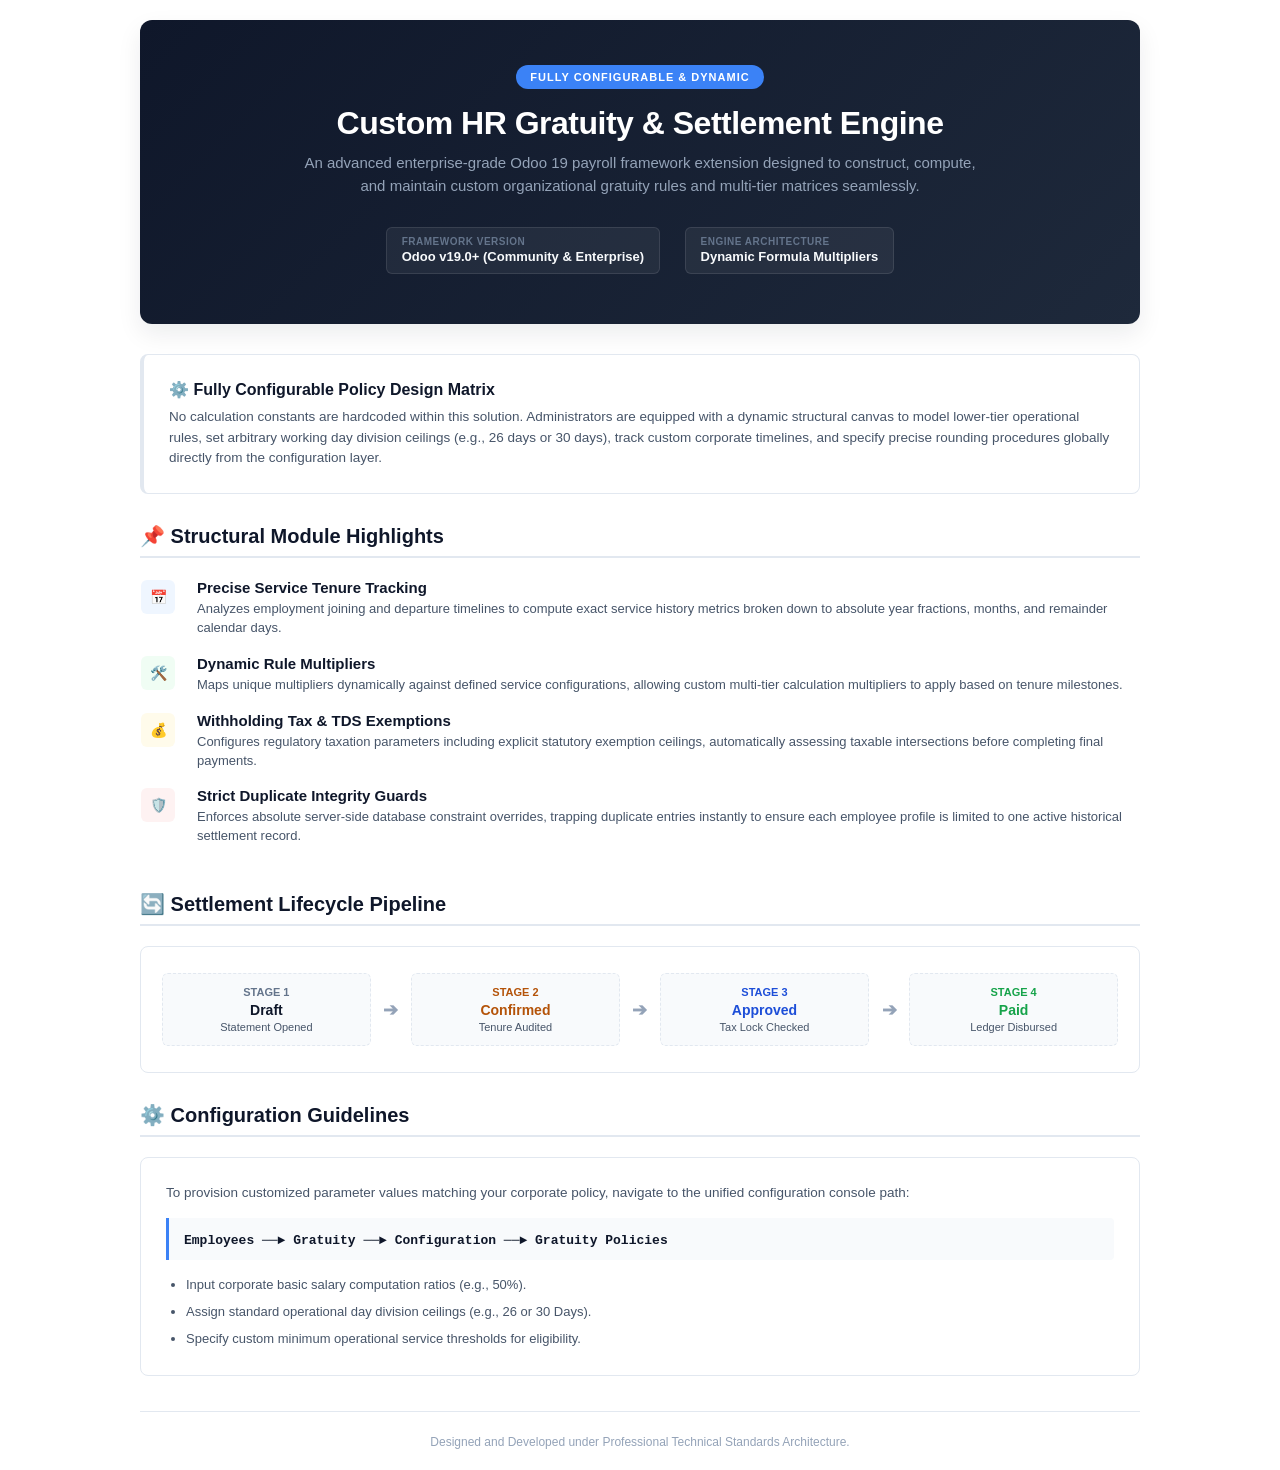
<file: hr_gratuity/static/description/index.html>
<!DOCTYPE html>
<html lang="en">
<head>
    <meta charset="UTF-8">
    <title>HR Gratuity &amp; Final Settlement Engine</title>
    <style>
        /* ─── ODOO 19 NATIVE DYNAMIC THEME VARIATION ─── */
        :root {
            --gratuity-title-color: #0f172a;
            --gratuity-text-color: #475569;
            --gratuity-card-bg: #ffffff;
            --gratuity-card-border: #e2e8f0;
            --gratuity-code-bg: #f8fafc;
        }

        /* Seamless variable swap when system or Odoo enters Dark Mode */
        @media (prefers-color-scheme: dark) {
            :root {
                --gratuity-title-color: #f8fafc !important;
                --gratuity-text-color: #cbd5e1 !important;
                --gratuity-card-bg: #1e293b !important;
                --gratuity-card-border: #334155 !important;
                --gratuity-code-bg: #0f172a !important;
            }
        }

        /* Odoo Web Client Native Dark Mode Class Protection Hooks */
        .o_web_client.o_darkmode :root,
        .o_darkmode :root,
        [data-bs-theme="dark"] :root {
            --gratuity-title-color: #f8fafc !important;
                --gratuity-text-color: #cbd5e1 !important;
                --gratuity-card-bg: #1e293b !important;
                --gratuity-card-border: #334155 !important;
                --gratuity-code-bg: #0f172a !important;
        }

        .gratuity-text-title { color: var(--gratuity-title-color) !important; }
        .gratuity-text-p { color: var(--gratuity-text-color) !important; }
        .gratuity-card { background-color: var(--gratuity-card-bg) !important; border-color: var(--gratuity-card-border) !important; }
        .gratuity-code-block { background-color: var(--gratuity-code-bg) !important; }
        .gratuity-pipeline-box { background-color: var(--gratuity-code-bg) !important; border-color: var(--gratuity-card-border) !important; color: var(--gratuity-title-color) !important; }
    </style>
</head>
<body style="margin: 0; padding: 0; background: transparent; font-family: 'Segoe UI', Roboto, Helvetica, Arial, sans-serif; transition: all 0.3s ease;">

<div style="max-width: 1000px; margin: 0 auto; padding: 20px 15px;">

    <div style="background: linear-gradient(135deg, #0f172a 0%, #1e293b 100%); border-radius: 12px; padding: 45px 35px; text-align: center; margin-bottom: 30px; box-shadow: 0 10px 25px rgba(15, 23, 42, 0.08); position: relative; overflow: hidden;">
        <span style="background-color: #3b82f6; color: white; padding: 6px 14px; border-radius: 20px; font-size: 11px; font-weight: bold; text-transform: uppercase; letter-spacing: 1px; display: inline-block; margin-bottom: 15px;">Fully Configurable &amp; Dynamic</span>
        <h1 style="color: #ffffff; font-size: 32px; font-weight: 800; margin: 0 0 10px 0; letter-spacing: -0.5px; line-height: 1.2;">Custom HR Gratuity &amp; Settlement Engine</h1>
        <p style="color: #94a3b8; font-size: 15px; max-width: 700px; margin: 0 auto 25px auto; line-height: 1.5;">
            An advanced enterprise-grade Odoo 19 payroll framework extension designed to construct, compute, and maintain custom organizational gratuity rules and multi-tier matrices seamlessly.
        </p>

        <div style="display: block; text-align: center;">
            <div style="display: inline-block; background: rgba(255,255,255,0.06); border: 1px solid rgba(255,255,255,0.1); border-radius: 6px; padding: 8px 15px; margin: 5px 10px; text-align: left;">
                <span style="color: #64748b; font-size: 10px; display: block; text-transform: uppercase; font-weight: bold; letter-spacing: 0.5px;">Framework Version</span>
                <span style="color: #f8fafc; font-size: 13px; font-weight: 600;">Odoo v19.0+ (Community &amp; Enterprise)</span>
            </div>
            <div style="display: inline-block; background: rgba(255,255,255,0.06); border: 1px solid rgba(255,255,255,0.1); border-radius: 6px; padding: 8px 15px; margin: 5px 10px; text-align: left;">
                <span style="color: #64748b; font-size: 10px; display: block; text-transform: uppercase; font-weight: bold; letter-spacing: 0.5px;">Engine Architecture</span>
                <span style="color: #f8fafc; font-size: 13px; font-weight: 600;">Dynamic Formula Multipliers</span>
            </div>
        </div>
    </div>

    <div class="gratuity-card" style="border: 1px solid #e2e8f0; border-radius: 8px; padding: 25px; margin-bottom: 30px; border-left: 4px solid #3b82f6; transition: all 0.3s ease;">
        <h4 class="gratuity-text-title" style="margin: 0 0 8px 0; font-size: 16px; font-weight: 700;">⚙️ Fully Configurable Policy Design Matrix</h4>
        <p class="gratuity-text-p" style="margin: 0; font-size: 13.5px; line-height: 1.5;">
            No calculation constants are hardcoded within this solution. Administrators are equipped with a dynamic structural canvas to model lower-tier operational rules, set arbitrary working day division ceilings (e.g., 26 days or 30 days), track custom corporate timelines, and specify precise rounding procedures globally directly from the configuration layer.
        </p>
    </div>

    <h3 class="gratuity-text-title" style="font-size: 20px; font-weight: 800; margin: 0 0 20px 0; border-bottom: 2px solid #e2e8f0; padding-bottom: 8px;">📌 Structural Module Highlights</h3>
    
    <table style="width: 100%; border-collapse: separate; border-spacing: 0 15px; margin-top: -15px; margin-bottom: 25px;">
        <tr>
            <td style="width: 45px; vertical-align: top; padding-top: 2px;">
                <div style="background-color: #eff6ff; color: #1d4ed8; width: 34px; height: 34px; border-radius: 6px; text-align: center; line-height: 34px; font-weight: bold; font-size: 14px;">📅</div>
            </td>
            <td style="vertical-align: top; padding-left: 10px;">
                <h4 class="gratuity-text-title" style="margin: 0 0 4px 0; font-size: 15px; font-weight: 700;">Precise Service Tenure Tracking</h4>
                <p class="gratuity-text-p" style="margin: 0; font-size: 13px; line-height: 1.45;">Analyzes employment joining and departure timelines to compute exact service history metrics broken down to absolute year fractions, months, and remainder calendar days.</p>
            </td>
        </tr>
        <tr>
            <td style="width: 45px; vertical-align: top; padding-top: 2px;">
                <div style="background-color: #f0fdf4; color: #15803d; width: 34px; height: 34px; border-radius: 6px; text-align: center; line-height: 34px; font-weight: bold; font-size: 14px;">🛠️</div>
            </td>
            <td style="vertical-align: top; padding-left: 10px;">
                <h4 class="gratuity-text-title" style="margin: 0 0 4px 0; font-size: 15px; font-weight: 700;">Dynamic Rule Multipliers</h4>
                <p class="gratuity-text-p" style="margin: 0; font-size: 13px; line-height: 1.45;">Maps unique multipliers dynamically against defined service configurations, allowing custom multi-tier calculation multipliers to apply based on tenure milestones.</p>
            </td>
        </tr>
        <tr>
            <td style="width: 45px; vertical-align: top; padding-top: 2px;">
                <div style="background-color: #fffbeb; color: #b45309; width: 34px; height: 34px; border-radius: 6px; text-align: center; line-height: 34px; font-weight: bold; font-size: 14px;">💰</div>
            </td>
            <td style="vertical-align: top; padding-left: 10px;">
                <h4 class="gratuity-text-title" style="margin: 0 0 4px 0; font-size: 15px; font-weight: 700;">Withholding Tax &amp; TDS Exemptions</h4>
                <p class="gratuity-text-p" style="margin: 0; font-size: 13px; line-height: 1.45;">Configures regulatory taxation parameters including explicit statutory exemption ceilings, automatically assessing taxable intersections before completing final payments.</p>
            </td>
        </tr>
        <tr>
            <td style="width: 45px; vertical-align: top; padding-top: 2px;">
                <div style="background-color: #fef2f2; color: #b91c1c; width: 34px; height: 34px; border-radius: 6px; text-align: center; line-height: 34px; font-weight: bold; font-size: 14px;">🛡️</div>
            </td>
            <td style="vertical-align: top; padding-left: 10px;">
                <h4 class="gratuity-text-title" style="margin: 0 0 4px 0; font-size: 15px; font-weight: 700;">Strict Duplicate Integrity Guards</h4>
                <p class="gratuity-text-p" style="margin: 0; font-size: 13px; line-height: 1.45;">Enforces absolute server-side database constraint overrides, trapping duplicate entries instantly to ensure each employee profile is limited to one active historical settlement record.</p>
            </td>
        </tr>
    </table>

    <h3 class="gratuity-text-title" style="font-size: 20px; font-weight: 800; margin: 30px 0 20px 0; border-bottom: 2px solid #e2e8f0; padding-bottom: 8px;">🔄 Settlement Lifecycle Pipeline</h3>
    
    <div class="gratuity-card" style="border: 1px solid #e2e8f0; border-radius: 8px; padding: 25px 20px; margin-bottom: 30px; transition: all 0.3s ease;">
        <table style="width: 100%; border-collapse: collapse; text-align: center;">
            <tr>
                <td style="width: 22%;">
                    <div class="gratuity-pipeline-box" style="border: 1px dashed #cbd5e1; padding: 12px 8px; border-radius: 6px;">
                        <span style="font-size: 11px; font-weight: bold; color: #64748b; text-transform: uppercase; display: block; margin-bottom: 4px;">Stage 1</span>
                        <strong style="font-size: 14px; display: block;">Draft</strong>
                        <span class="gratuity-text-p" style="font-size: 11px; display: block; margin-top: 3px;">Statement Opened</span>
                    </div>
                </td>
                <td style="width: 4%; color: #94a3b8; font-size: 18px; font-weight: bold;">➔</td>
                <td style="width: 22%;">
                    <div class="gratuity-pipeline-box" style="border: 1px dashed #fcd34d; padding: 12px 8px; border-radius: 6px;">
                        <span style="font-size: 11px; font-weight: bold; color: #b45309; text-transform: uppercase; display: block; margin-bottom: 4px;">Stage 2</span>
                        <strong style="font-size: 14px; display: block; color: #b45309;">Confirmed</strong>
                        <span class="gratuity-text-p" style="font-size: 11px; display: block; margin-top: 3px;">Tenure Audited</span>
                    </div>
                </td>
                <td style="width: 4%; color: #94a3b8; font-size: 18px; font-weight: bold;">➔</td>
                <td style="width: 22%;">
                    <div class="gratuity-pipeline-box" style="border: 1px dashed #93c5fd; padding: 12px 8px; border-radius: 6px;">
                        <span style="font-size: 11px; font-weight: bold; color: #1d4ed8; text-transform: uppercase; display: block; margin-bottom: 4px;">Stage 3</span>
                        <strong style="font-size: 14px; display: block; color: #1d4ed8;">Approved</strong>
                        <span class="gratuity-text-p" style="font-size: 11px; display: block; margin-top: 3px;">Tax Lock Checked</span>
                    </div>
                </td>
                <td style="width: 4%; color: #94a3b8; font-size: 18px; font-weight: bold;">➔</td>
                <td style="width: 22%;">
                    <div class="gratuity-pipeline-box" style="border: 1px dashed #86efac; padding: 12px 8px; border-radius: 6px;">
                        <span style="font-size: 11px; font-weight: bold; color: #16a34a; text-transform: uppercase; display: block; margin-bottom: 4px;">Stage 4</span>
                        <strong style="font-size: 14px; display: block; color: #16a34a;">Paid</strong>
                        <span class="gratuity-text-p" style="font-size: 11px; display: block; margin-top: 3px;">Ledger Disbursed</span>
                    </div>
                </td>
            </tr>
        </table>
    </div>

    <h3 class="gratuity-text-title" style="font-size: 20px; font-weight: 800; margin: 30px 0 20px 0; border-bottom: 2px solid #e2e8f0; padding-bottom: 8px;">⚙️ Configuration Guidelines</h3>
    
    <div class="gratuity-card" style="border: 1px solid #e2e8f0; border-radius: 8px; padding: 25px; margin-bottom: 20px; transition: all 0.3s ease;">
        <p class="gratuity-text-p" style="margin: 0 0 15px 0; font-size: 13.5px; line-height: 1.5;">
            To provision customized parameter values matching your corporate policy, navigate to the unified configuration console path:
        </p>
        <div class="gratuity-code-block" style="border-left: 3px solid #3b82f6; padding: 12px 15px; margin-bottom: 15px; border-radius: 0 4px 4px 0;">
            <code class="gratuity-text-title" style="font-family: Consolas, Monaco, monospace; font-size: 13px; font-weight: bold;">Employees ──► Gratuity ──► Configuration ──► Gratuity Policies</code>
        </div>
        <ul class="gratuity-text-p" style="margin: 0; padding-left: 20px; font-size: 13px; line-height: 1.6;">
            <li style="margin-bottom: 6px;">Input corporate basic salary computation ratios (e.g., 50%).</li>
            <li style="margin-bottom: 6px;">Assign standard operational day division ceilings (e.g., 26 or 30 Days).</li>
            <li style="margin-bottom: 0;">Specify custom minimum operational service thresholds for eligibility.</li>
        </ul>
    </div>

    <div style="text-align: center; padding-top: 20px; border-top: 1px solid #e2e8f0; margin-top: 35px;">
        <span style="font-size: 12px; color: #94a3b8; font-weight: 500;">Designed and Developed under Professional Technical Standards Architecture.</span>
    </div>

</div>

</body>
</html>
</file>
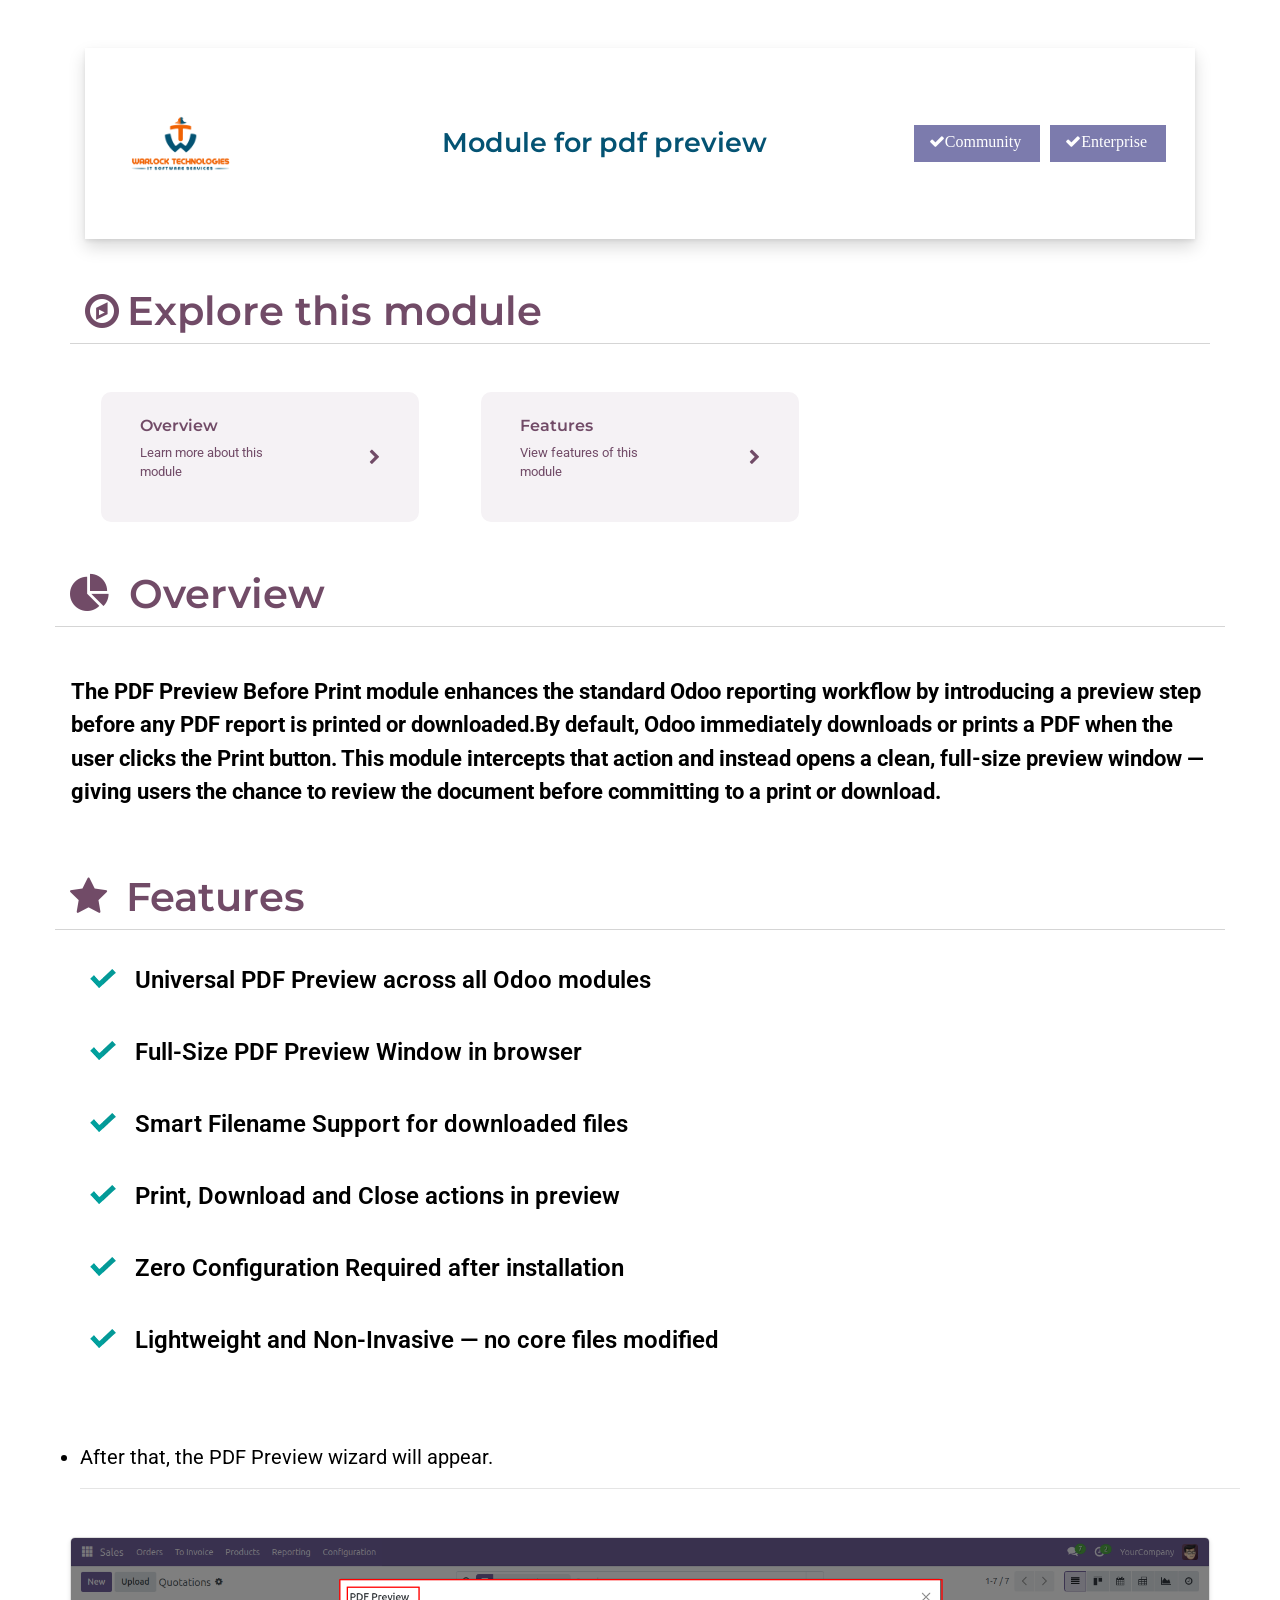
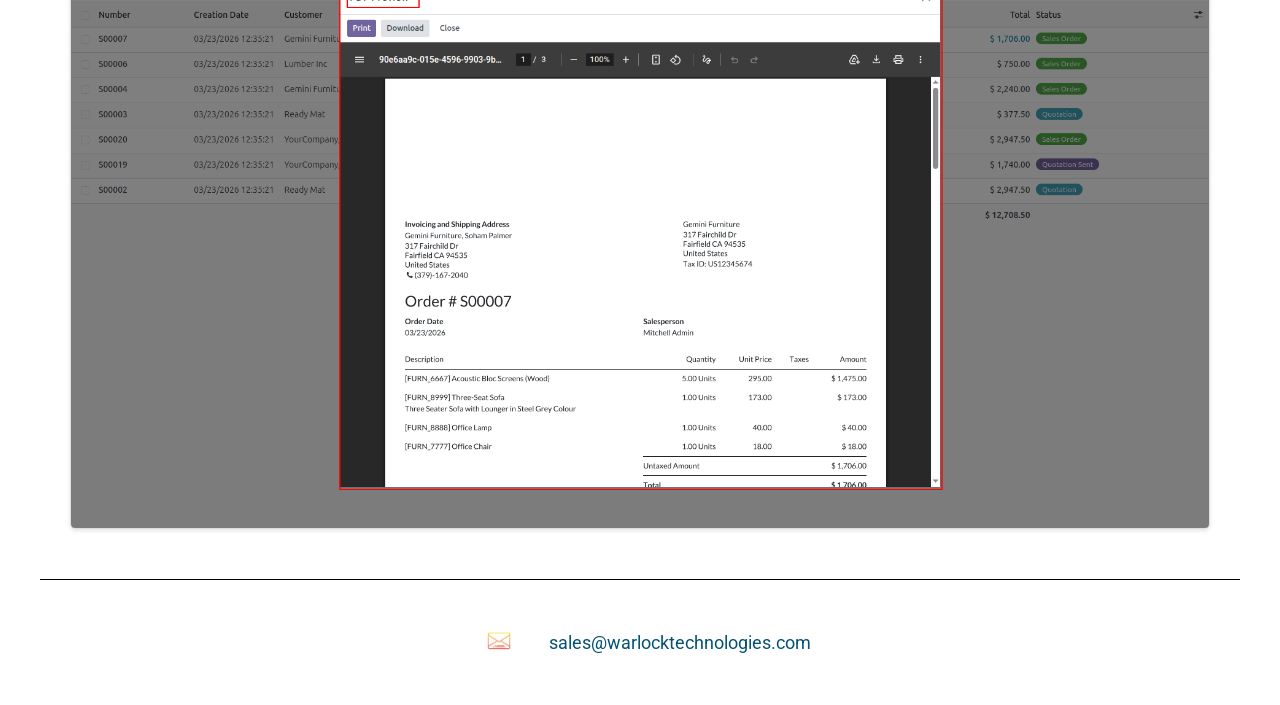
<file: wt_pdf_preview/static/description/index.html>
<!DOCTYPE html>
<html>
<head>
    <meta charset="utf-8" />
    <meta http-equiv="X-UA-Compatible" content="IE=edge">
    <title>Odoo</title>
    <meta name="viewport" content="width=device-width, initial-scale=1">
    <link rel="stylesheet" href="https://stackpath.bootstrapcdn.com/bootstrap/4.3.1/css/bootstrap.min.css">
    <link href="https://fonts.googleapis.com/css?family=Montserrat" rel="stylesheet">
    <link href="https://stackpath.bootstrapcdn.com/font-awesome/4.7.0/css/font-awesome.min.css" rel="stylesheet" integrity="sha384-wvfXpqpZZVQGK6TAh5PVlGOfQNHSoD2xbE+QkPxCAFlNEevoEH3Sl0sibVcOQVnN" crossorigin="anonymous">
    <link href="https://fonts.googleapis.com/css?family=Roboto:400,500,700&display=swap" rel="stylesheet">
    <link href="https://apps.odoocdn.com/web/content/7297172-19e3d31/1/web.assets_frontend.css" rel="stylesheet">

    <style>
        /* Define alignment for images within oe_screenshot class */
        .oe_screenshot img {
            border: 1px solid #ddd;
            border-radius: 5px;
            box-shadow: 0 2px 4px rgba(0, 0, 0, 0.1);
            margin-left: 30px;
        }
    </style>
</head>

<body>
    <!-- Main container with relative positioning -->
    <div class="container position-relative">
        <!-- Header section -->
        <div class="position-relative my-5">
            <div class="row no-gutters shadow-sm">
                <!-- Header content -->
                <div class="col-md-12">
                    <div class="bg-white h-100 d-flex justify-content-between align-items-center shadow p-4">
                        <!-- Logo -->
                        <div class="text-center mr-lg-5 mb-3 mb-lg-0">
                            <a class="btn p-2" href="http://warlocktechnologies.com/" target="_blank">
                                <img src="icon.png" alt="warlock-logo" style="height: 125px">
                            </a>
                        </div>
                        
                        <!-- Title -->
                        <div class="text-center flex-grow-1">
                            <h4 style="font-family: 'Montserrat', sans-serif !important; font-weight: 600 !important; color: #045373 !important; font-size: 1.7rem !important; margin-bottom: 0;">
                                Module for pdf preview
                            </h4>
                        </div>

                        <!-- Badges -->
                        <div class="d-flex align-items-center">
                            <div style="background-color: #7C7BAD !important; color: #fff !important; font-weight: 600 !important; padding: 5px 15px 8px !important; margin: 0 5px !important;">
                                <i class="fa fa-check mr-1">Community</i>
                            </div>
                            <div style="background-color: #7C7BAD !important; color: #fff !important; font-weight: 600 !important; padding: 5px 15px 8px !important; margin: 0 5px !important;">
                                <i class="fa fa-check mr-1">Enterprise</i>
                            </div>
                        </div>
                    </div>
                </div>
            </div>
        </div>


        <!-- Explore module section -->
        <div class="row">
            <!-- Overview -->
            <div class="col-md-12" style="border-bottom: 1px solid #d5d5d5 !important; margin-bottom: 2rem !important">
                <h2 style="font-family: 'Montserrat', sans-serif !important; font-weight: 600 !important; color: #714B67 !important; font-size: 2.5rem !important;">
                    <i class="fa fa-compass mr-2"></i>Explore this module
                </h2>
            </div>

            <!-- Overview -->
            <div class="col-md-4">
                <a href="#overview" style="text-decoration: none !important;">
                    <div class="row" style="background-color: #f5f2f5 !important; border-radius: 10px !important; margin: 1rem !important; padding: 1.5em !important; height: auto !important;">
                        <div class="col-8">
                            <h3 style="font-family: 'Montserrat', sans-serif !important; font-weight: 600 !important; color: #714B67 !important; font-size: 1.0rem !important;">
                                Overview
                            </h3>
                            <p style="font-family: 'Roboto', sans-serif !important; font-weight: 400 !important; color: #714B67 !important; font-size: 0.8rem !important;">
                                Learn more about this module
                            </p>
                        </div>
                        <div class="col-4 text-right d-flex justify-content-end align-items-center">
                            <i class="fa fa-chevron-right" style="color: #714B67 !important;"></i>
                        </div>
                    </div>
                </a>
            </div>

            <!-- Features -->
            <div class="col-md-4">
                <a href="#features" style="text-decoration: none !important;">
                    <div class="row" style="background-color: #f5f2f5 !important; border-radius: 10px !important; margin: 1rem !important; padding: 1.5em !important; height: auto !important;">
                        <div class="col-8">
                            <h3 style="font-family: 'Montserrat', sans-serif !important; font-weight: 600 !important; color: #714B67 !important; font-size: 1.0rem !important;">
                                Features
                            </h3>
                            <p style="font-family: 'Roboto', sans-serif !important; font-weight: 400 !important; color: #714B67 !important; font-size: 0.8rem !important;">
                                View features of this module
                            </p>
                        </div>
                        <div class="col-4 text-right d-flex justify-content-end align-items-center">
                            <i class="fa fa-chevron-right" style="color: #714B67 !important;"></i>
                        </div>
                    </div>
                </a>
            </div>

        <!-- Overview Section -->
        <div class="row" id="overview">
            <!-- Overview Heading -->
            <div class="col-md-12" style="border-bottom: 1px solid #d5d5d5 !important; margin: 2rem 0 !important">
                <h2 style="font-family: 'Montserrat', sans-serif !important; font-weight: 600 !important; color: #714B67 !important; font-size: 2.5rem !important;justify-content: center !important;">
                    <i class="fa fa-pie-chart mr-2"></i> Overview
                </h2>
            </div>
            <!-- Overview Content -->
            <div class="col-md-12 pl-3 py-3 d-flex">
                <div>
                    <p style="font-family: 'Roboto', sans-serif !important; font-weight: 400 !important; color: #000000 !important; font-size: 1.4rem !important;"><b>
                        The PDF Preview Before Print module enhances the standard Odoo reporting 
                        workflow by introducing a preview step before any PDF report is printed 
                        or downloaded.By default, Odoo immediately downloads or prints a PDF when the user 
                        clicks the Print button. This module intercepts that action and instead 
                        opens a clean, full-size preview window — giving users the chance to 
                        review the document before committing to a print or download.</b></p>
                </div>
            </div>
        </div>

        <!-- Features Section -->
        <div class="row" id="features">
            <!-- Features Heading -->
            <div class="col-md-12" style="border-bottom: 1px solid #d5d5d5 !important; margin: 2rem 0 !important">
                <h2 style="font-family: 'Montserrat', sans-serif !important; font-weight: 600 !important; color: #714B67 !important; font-size: 2.5rem !important;">
                    <i class="fa fa-star mr-2"></i> Features
                </h2>
            </div>

            <!-- Features Content -->
            <div class="col-md-12 pl-3 py-1 d-flex">
                <div>
                    <img src="check.png">
                </div>
                <div>
                    <h4 style="font-family: 'Roboto', sans-serif !important; font-weight: 600 !important; color: #000000 !important; font-size: 1.5rem !important;">
                        Universal PDF Preview across all Odoo modules
                    </h4>
                </div>
            </div>
            <div class="col-md-12 pl-3 py-1 d-flex">
                <div>
                    <img src="check.png">
                </div>
                <div>
                    <h4
                        style="font-family: 'Roboto', sans-serif !important; font-weight: 600 !important; color: #000000 !important; font-size: 1.5rem !important;">
                        Full-Size PDF Preview Window in browser
                    </h4>
                </div>
            </div>
            <div class="col-md-12 pl-3 py-1 d-flex">
                <div>
                    <img src="check.png">
                </div>
                <div>
                    <h4
                        style="font-family: 'Roboto', sans-serif !important; font-weight: 600 !important; color: #000000 !important; font-size: 1.5rem !important;">
                        Smart Filename Support for downloaded files
                    </h4>
                </div>
            </div>
            <div class="col-md-12 pl-3 py-1 d-flex">
                <div>
                    <img src="check.png">
                </div>
                <div>
                    <h4
                        style="font-family: 'Roboto', sans-serif !important; font-weight: 600 !important; color: #000000 !important; font-size: 1.5rem !important;">
                        Print, Download and Close actions in preview
                    </h4>
                </div>
            </div>
            <div class="col-md-12 pl-3 py-1 d-flex">
                <div>
                    <img src="check.png">
                </div>
                <div>
                    <h4
                        style="font-family: 'Roboto', sans-serif !important; font-weight: 600 !important; color: #000000 !important; font-size: 1.5rem !important;">
                        Zero Configuration Required after installation
                    </h4>
                </div>
            </div>
            <div class="col-md-12 pl-3 py-1 d-flex">
                <div>
                    <img src="check.png">
                </div>
                <div>
                    <h4
                        style="font-family: 'Roboto', sans-serif !important; font-weight: 600 !important; color: #000000 !important; font-size: 1.5rem !important;">
                        Lightweight and Non-Invasive — no core files modified
                    </h4>
                </div>
            </div>

        <!-- Configuration Section -->
        <div class="row" id="configuration">

            <div class="oe_row oe_spaced">
            
                <ul>
                    <li class="mt-5" style="color:#000000;font-weight:; font-size:20px;">After that, the PDF Preview wizard will appear.</li><hr/>
                </ul>
                <div class="oe_screenshot mt-5">
                    <img style="width: 95%; height: 60%;" src="sale2.png">
                </div>

            </div>

        <!-- Contact Section -->
        <div class="container-fluid">
            <div class="row h-100">
                <div class="col-12 h-100 d-flex align-items-center justify-content-center" style="border-top: 1px solid black;margin-top:50px;">
                    <div class="d-flex align-items-center "></div>
                    <div class="mb-sm-0 mb-3 d-flex align-items-center">
                        <img src="letter.png" style="width: 60px;height: 60px;margin-right: 20px" />
                        <span class="text-center my-4" style="font-size: 18px; color: #045373;">sales@warlocktechnologies.com</span>
                    </div>
                    <div class="d-flex align-items-center"></div>
                </div>
            </div>
        </div>
    </div>
</body>
</html>
</file>
